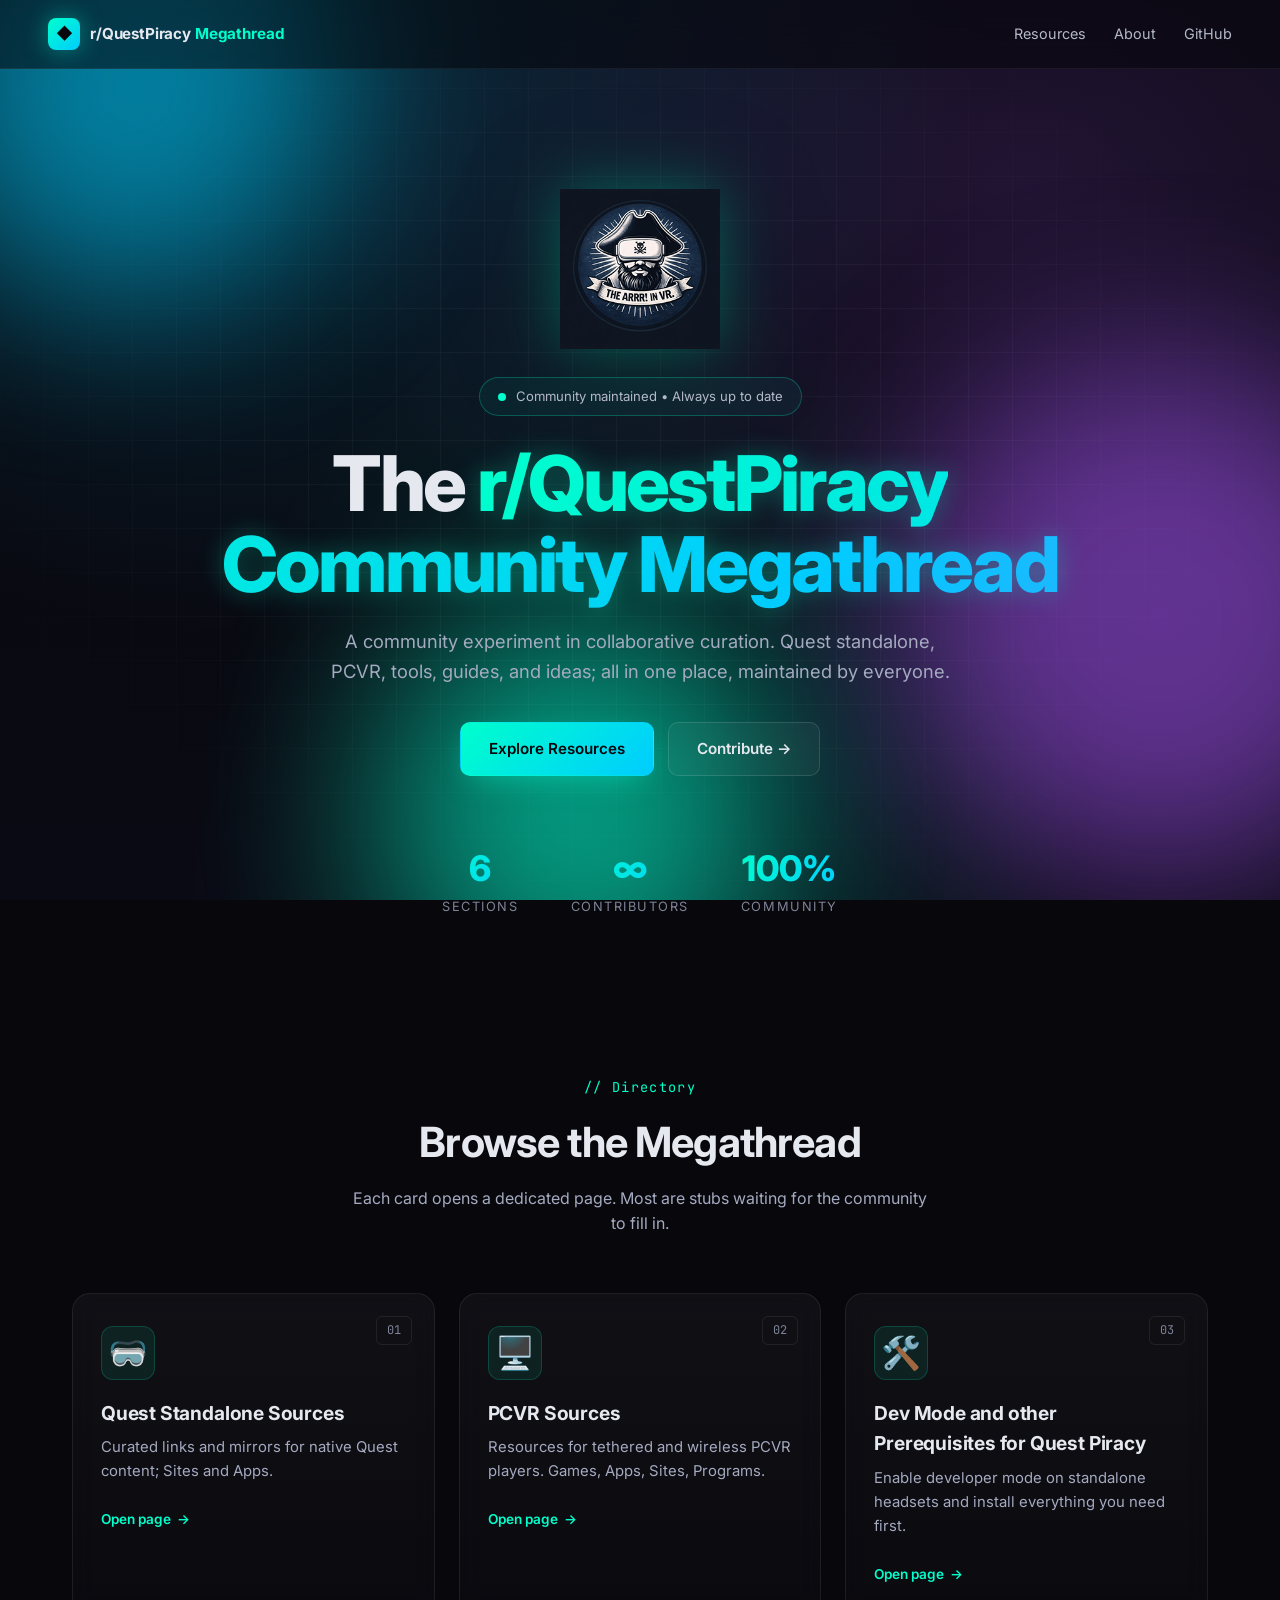
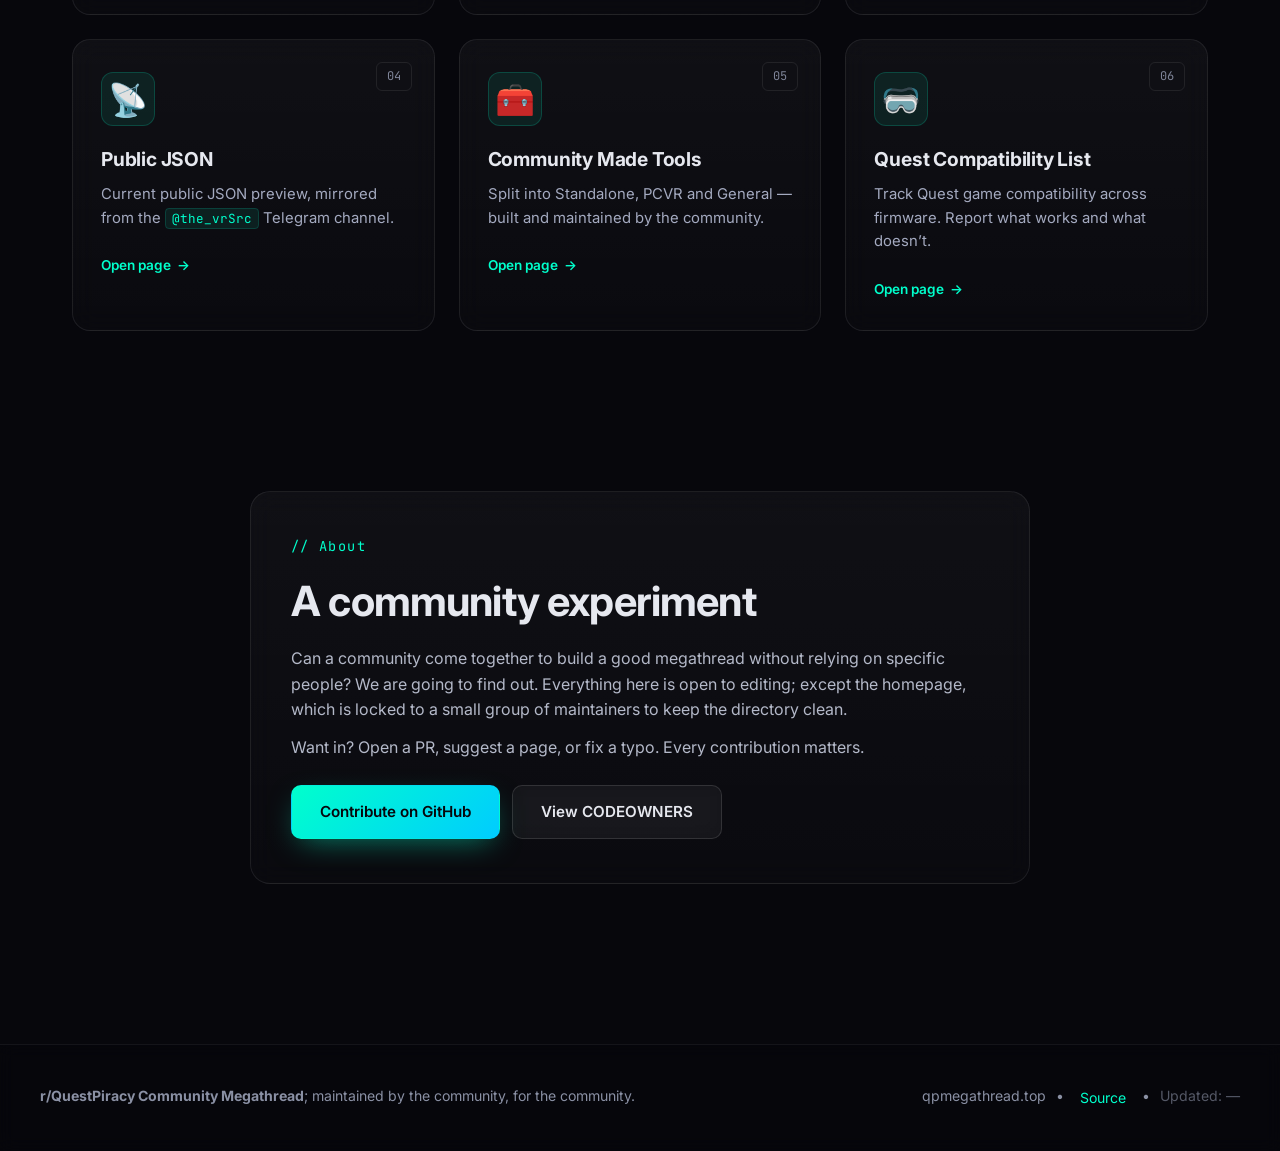
<file: index.html>
<!DOCTYPE html>
<html lang="en">
<head>
    <meta charset="UTF-8">
    <meta name="viewport" content="width=device-width, initial-scale=1.0">
    <title>r/QuestPiracy Community Megathread</title>
    <meta name="description" content="A community-maintained r/QuestPiracy megathread for Quest VR headets; Standalone, PCVR resources, tools, and guides.">
    <link rel="icon" type="image/x-icon" href="assets/images/favicon.ico">
    <link rel="apple-touch-icon" href="assets/images/logo.png">
    <link rel="preconnect" href="https://fonts.googleapis.com">
    <link rel="preconnect" href="https://fonts.gstatic.com" crossorigin>
    <link href="https://fonts.googleapis.com/css2?family=Inter:wght@300;400;500;600;700;800&family=JetBrains+Mono:wght@400;600&display=swap" rel="stylesheet">
    <link rel="stylesheet" href="assets/css/style.css">
</head>
<body>

<!-- Animated background -->
<div class="bg-gradient"></div>
<div class="bg-grid"></div>
<div class="bg-orbs">
    <div class="orb orb-1"></div>
    <div class="orb orb-2"></div>
    <div class="orb orb-3"></div>
</div>

<!-- Navbar -->
<nav class="navbar">
    <a href="index.html" class="brand">
        <span class="brand-icon">◆</span>
        <span class="brand-text">r/QuestPiracy <span class="brand-accent">Megathread</span></span>
    </a>
    <div class="nav-links">
        <a href="#resources">Resources</a>
        <a href="#about">About</a>
        <a href="https://github.com/KaladinDMP/QP-Megathread" target="_blank" rel="noopener">GitHub</a>
    </div>
</nav>

<!-- Hero -->
<header class="hero">
    <div class="hero-logo-wrap">
        <img src="assets/images/logo.png" alt="r/QuestPiracy Community Megathread" class="hero-logo">
    </div>
    <div class="hero-badge">
        <span class="pulse-dot"></span>
        Community maintained &bull; Always up to date
    </div>
    <h1 class="hero-title">
        The <span class="gradient-text">r/QuestPiracy Community Megathread</span>
    </h1>
    <p class="hero-sub">
        A community experiment in collaborative curation. Quest standalone, PCVR, tools, guides, and ideas; all in one place, maintained by everyone.
    </p>
    <div class="hero-cta">
        <a href="#resources" class="btn btn-primary">Explore Resources</a>
        <a href="https://github.com/KaladinDMP/QP-Megathread" target="_blank" rel="noopener" class="btn btn-ghost">Contribute →</a>
    </div>
    <div class="hero-stats">
        <div class="stat"><div class="stat-num">6</div><div class="stat-label">Sections</div></div>
        <div class="stat"><div class="stat-num">∞</div><div class="stat-label">Contributors</div></div>
        <div class="stat"><div class="stat-num">100%</div><div class="stat-label">Community</div></div>
    </div>
</header>

<!-- Resources grid -->
<section id="resources" class="section">
    <div class="section-head">
        <div class="section-kicker">// Directory</div>
        <h2 class="section-title">Browse the Megathread</h2>
        <p class="section-sub">Each card opens a dedicated page. Most are stubs waiting for the community to fill in.</p>
    </div>

    <div class="card-grid">
        <a href="pages/quest-standalone.html" class="card" style="--i:1">
            <div class="card-glow"></div>
            <div class="card-icon">🥽</div>
            <div class="card-tag">01</div>
            <h3 class="card-title">Quest Standalone Sources</h3>
            <p class="card-desc">Curated links and mirrors for native Quest content; Sites and Apps.</p>
            <div class="card-cta">Open page <span class="arrow">→</span></div>
        </a>

        <a href="pages/pcvr.html" class="card" style="--i:2">
            <div class="card-glow"></div>
            <div class="card-icon">🖥️</div>
            <div class="card-tag">02</div>
            <h3 class="card-title">PCVR Sources</h3>
            <p class="card-desc">Resources for tethered and wireless PCVR players. Games, Apps, Sites, Programs.</p>
            <div class="card-cta">Open page <span class="arrow">→</span></div>
        </a>

        <a href="pages/dev-mode.html" class="card" style="--i:3">
            <div class="card-glow"></div>
            <div class="card-icon">🛠️</div>
            <div class="card-tag">03</div>
            <h3 class="card-title">Dev Mode and other Prerequisites for Quest Piracy</h3>
            <p class="card-desc">Enable developer mode on standalone headsets and install everything you need first.</p>
            <div class="card-cta">Open page <span class="arrow">→</span></div>
        </a>

        <a href="pages/public-json.html" class="card" style="--i:4">
            <div class="card-glow"></div>
            <div class="card-icon">📡</div>
            <div class="card-tag">04</div>
            <h3 class="card-title">Public JSON</h3>
            <p class="card-desc">Current public JSON preview, mirrored from the <code>@the_vrSrc</code> Telegram channel.</p>
            <div class="card-cta">Open page <span class="arrow">→</span></div>
        </a>

        <a href="pages/tools.html" class="card" style="--i:5">
            <div class="card-glow"></div>
            <div class="card-icon">🧰</div>
            <div class="card-tag">05</div>
            <h3 class="card-title">Community Made Tools</h3>
            <p class="card-desc">Split into Standalone, PCVR and General &mdash; built and maintained by the community.</p>
            <div class="card-cta">Open page <span class="arrow">→</span></div>
        </a>

        <a href="pages/list.html" class="card" style="--i:6">
            <div class="card-glow"></div>
            <div class="card-icon">🥽</div>
            <div class="card-tag">06</div>
            <h3 class="card-title">Quest Compatibility List</h3>
            <p class="card-desc">Track Quest game compatibility across firmware. Report what works and what doesn’t.</p>
            <div class="card-cta">Open page <span class="arrow">→</span></div>
        </a>
    </div>
</section>

<!-- About -->
<section id="about" class="section">
    <div class="about-wrap">
        <div class="about-card">
            <div class="section-kicker">// About</div>
            <h2 class="section-title">A community experiment</h2>
            <p>
                Can a community come together to build a good megathread without relying on specific people? We are going to find out.
                Everything here is open to editing; except the homepage, which is locked to a small group of maintainers to keep the directory clean.
            </p>
            <p>
                Want in? Open a PR, suggest a page, or fix a typo. Every contribution matters.
            </p>
            <div class="about-actions">
                <a href="https://github.com/KaladinDMP/QP-Megathread" target="_blank" rel="noopener" class="btn btn-primary">Contribute on GitHub</a>
                <a href="https://github.com/KaladinDMP/QP-Megathread/blob/main/.github/CODEOWNERS" target="_blank" rel="noopener" class="btn btn-ghost">View CODEOWNERS</a>
            </div>
        </div>
    </div>
</section>

<footer class="footer">
    <div class="footer-inner">
        <div>
            <strong>r/QuestPiracy Community Megathread</strong>; maintained by the community, for the community.
        </div>
        <div class="footer-meta">
            <span>qpmegathread.top</span>
            <span>&bull;</span>
            <a href="https://github.com/KaladinDMP/QP-Megathread" target="_blank" rel="noopener">Source</a>
            <span>&bull;</span>
            <span id="last-updated" style="opacity:0.6;">Updated: —</span>
        </div>
    </div>
</footer>

<script src="assets/js/main.js"></script>
</body>
</html>
</file>
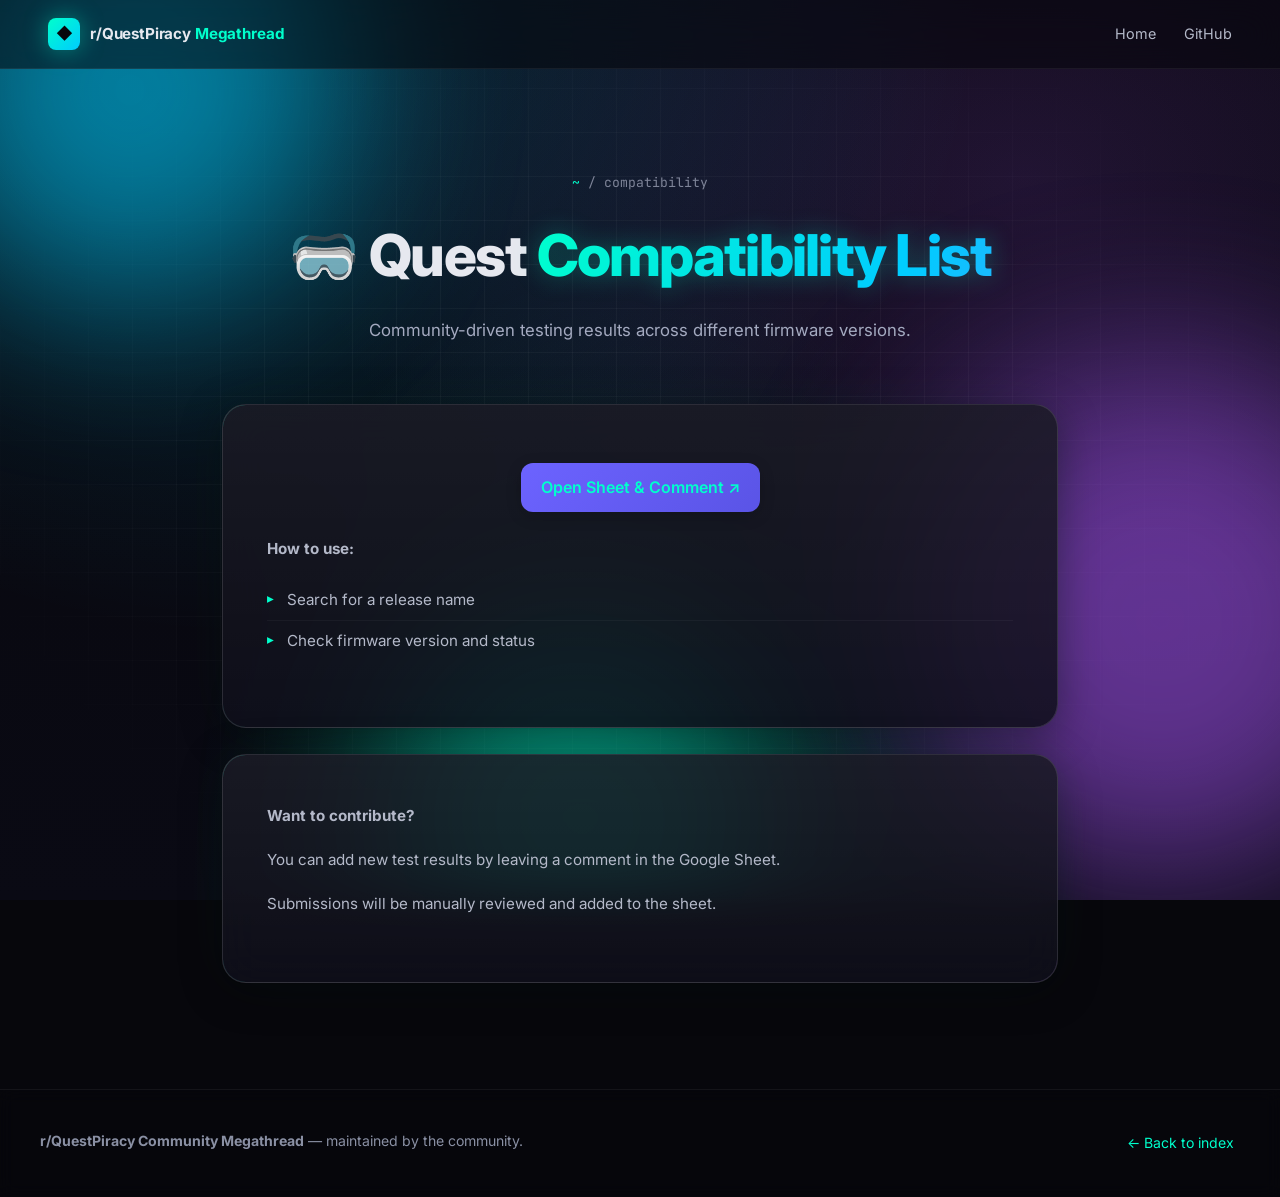
<file: pages/list.html>
<!DOCTYPE html>
<html lang="en">
<head>
    <meta charset="UTF-8">
    <meta name="viewport" content="width=device-width, initial-scale=1.0">
    <title>Compatibility List · r/QuestPiracy Megathread</title>

    <link rel="icon" type="image/x-icon" href="../assets/images/favicon.ico">
    <link rel="apple-touch-icon" href="../assets/images/logo.png">

    <link href="https://fonts.googleapis.com/css2?family=Inter:wght@300;400;500;600;700;800&family=JetBrains+Mono:wght@400;600&display=swap" rel="stylesheet">
    <link rel="stylesheet" href="../assets/css/style.css">
</head>
<body>

<div class="bg-gradient"></div>
<div class="bg-grid"></div>
<div class="bg-orbs">
    <div class="orb orb-1"></div>
    <div class="orb orb-2"></div>
    <div class="orb orb-3"></div>
</div>

<nav class="navbar">
    <a href="../index.html" class="brand">
        <span class="brand-icon">◆</span>
        <span class="brand-text">r/QuestPiracy <span class="brand-accent">Megathread</span></span>
    </a>
    <div class="nav-links">
        <a href="../index.html">Home</a>
        <a href="https://github.com/KaladinDMP/QP-Megathread" target="_blank" rel="noopener">GitHub</a>
    </div>
</nav>

<header class="page-hero">
    <div class="breadcrumb"><a href="../index.html">~</a> / compatibility</div>
    <h1>🥽 Quest <span class="gradient-text">Compatibility List</span></h1>
    <p>Community-driven testing results across different firmware versions.</p>
</header>

<div class="placeholder">

    <div class="content-pill">
		<center>
		<a href="https://docs.google.com/spreadsheets/d/1WpkkEN1v4_lsCLMNSiVRJOpek_zocsK3A6ZxgTSMCvI/edit"
           target="_blank"
           style="
               display: inline-block;
               margin-top: 10px;
               padding: 12px 20px;
               border-radius: 12px;
               background: linear-gradient(135deg, #6c63ff, #5a54e6);
               color: white;
               font-weight: 600;
               text-decoration: none;
               box-shadow: 0 4px 15px rgba(0,0,0,0.2);
               transition: transform 0.15s ease;
           "
           onmouseover="this.style.transform='scale(1.05)'"
           onmouseout="this.style.transform='scale(1)'">
           Open Sheet & Comment ↗
        </a>
		</center>
		<br>
        <p><strong>How to use:</strong></p>
        <ul>
            <li>Search for a release name</li>
            <li>Check firmware version and status</li>
        </ul>
    </div>

    <br>

    <div class="content-pill">
        <p><strong>Want to contribute?</strong></p>
        <p>You can add new test results by leaving a comment in the Google Sheet.</p>
		<p>Submissions will be manually reviewed and added to the sheet.</p>
    </div>

    <br>

</div>

<footer class="footer">
    <div class="footer-inner">
        <div><strong>r/QuestPiracy Community Megathread</strong> &mdash; maintained by the community.</div>
        <div class="footer-meta">
            <a href="../index.html">← Back to index</a>
        </div>
    </div>
</footer>

<script src="../assets/js/main.js"></script>
</body>
</html>
</file>
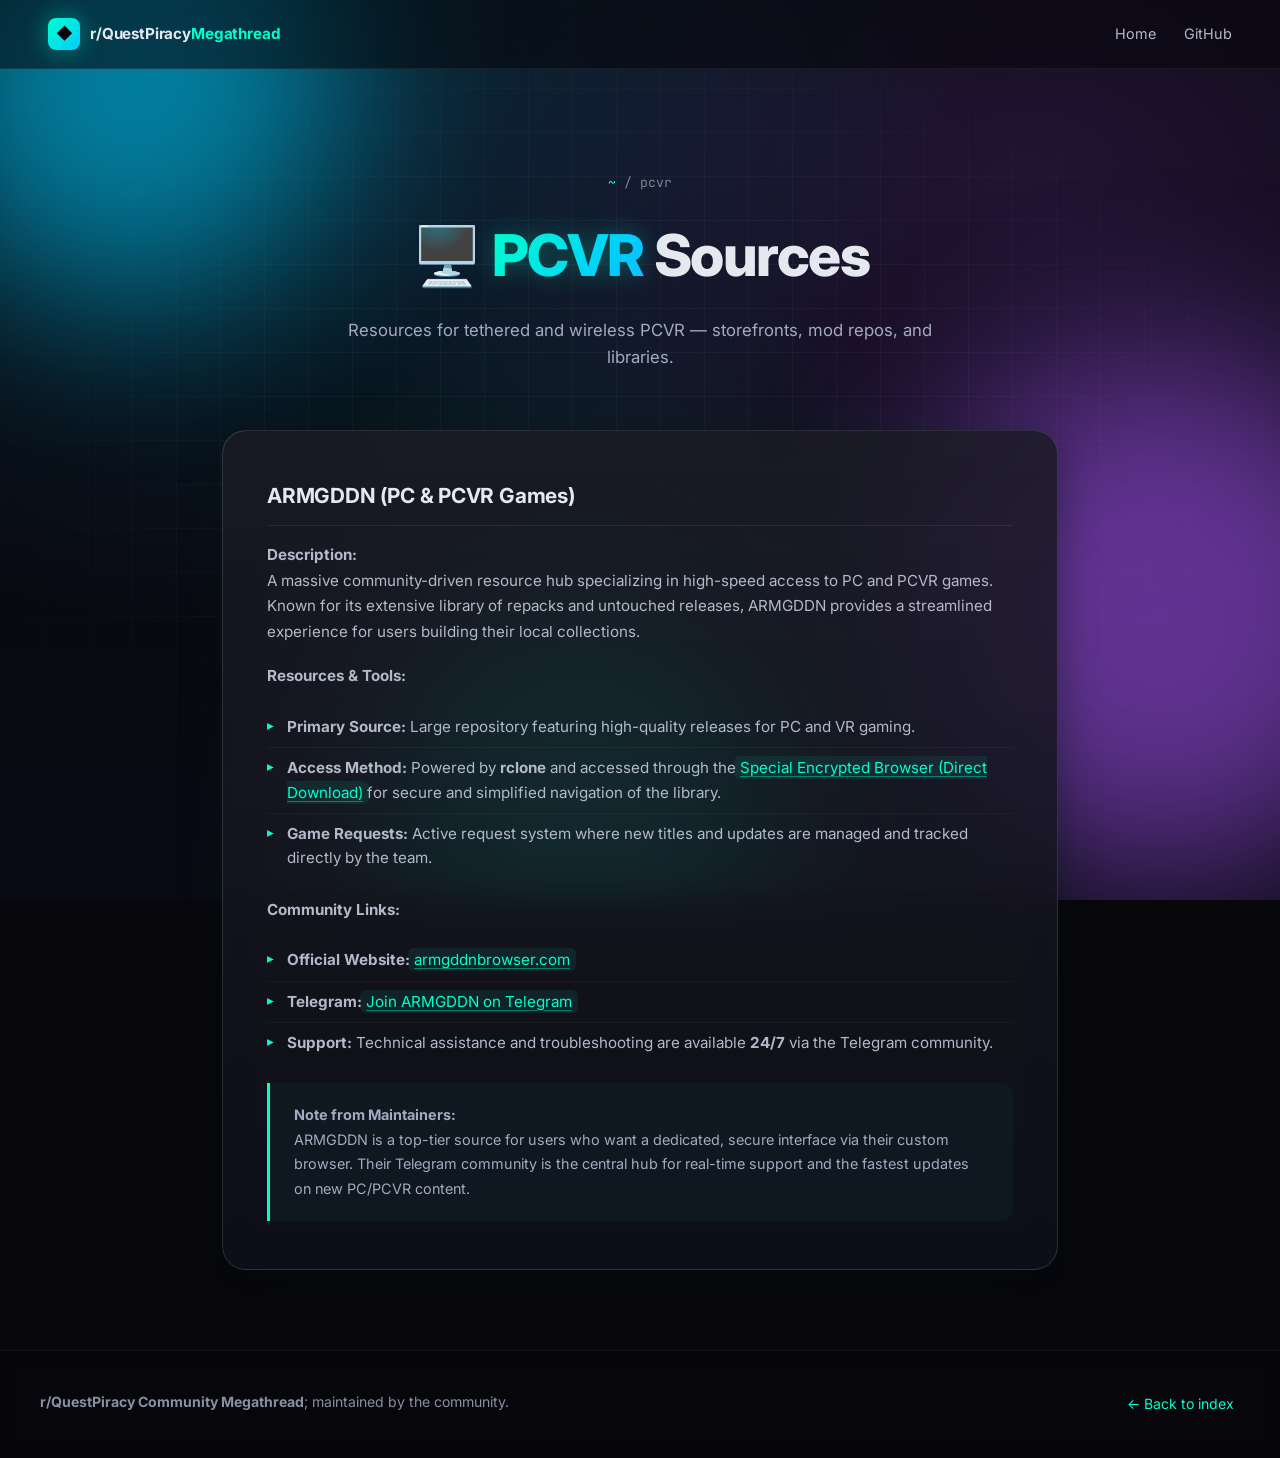
<file: pages/pcvr.html>
<!DOCTYPE html>
<html lang="en">
<head>
    <meta charset="UTF-8">
    <meta name="viewport" content="width=device-width, initial-scale=1.0">
    <title>PCVR Sources · r/QuestPiracy Community Megathread</title>
    <link rel="icon" type="image/x-icon" href="../assets/images/favicon.ico">
    <link rel="apple-touch-icon" href="../assets/images/logo.png">
    <link href="https://fonts.googleapis.com/css2?family=Inter:wght@300;400;500;600;700;800&family=JetBrains+Mono:wght@400;600&display=swap" rel="stylesheet">
    <link rel="stylesheet" href="../assets/css/style.css">
</head>
<body>

<div class="bg-gradient"></div>
<div class="bg-grid"></div>
<div class="bg-orbs">
    <div class="orb orb-1"></div>
    <div class="orb orb-2"></div>
    <div class="orb orb-3"></div>
</div>

<nav class="navbar">
    <a href="../index.html" class="brand">
        <span class="brand-icon">◆</span>
        <span class="brand-text">r/QuestPiracy<span class="brand-accent">Megathread</span></span>
    </a>
    <div class="nav-links">
        <a href="../index.html">Home</a>
        <a href="https://github.com/KaladinDMP/QP-Megathread" target="_blank" rel="noopener">GitHub</a>
    </div>
</nav>

<header class="page-hero">
    <div class="breadcrumb"><a href="../index.html">~</a> / pcvr</div>
    <h1>🖥️ <span class="gradient-text">PCVR</span> Sources</h1>
    <p>Resources for tethered and wireless PCVR &mdash; storefronts, mod repos, and libraries.</p>
</header>

<div class="content-pill-wrap">
    <div class="content-pill">

        <section id="armgddn">
            <h3>ARMGDDN (PC & PCVR Games)</h3>

            <p><strong>Description:</strong><br>
            A massive community-driven resource hub specializing in high-speed access to PC and PCVR games. Known for its extensive library of repacks and untouched releases, ARMGDDN provides a streamlined experience for users building their local collections.</p>

            <p><strong>Resources & Tools:</strong></p>
            <ul>
                <li><strong>Primary Source:</strong> Large repository featuring high-quality releases for PC and VR gaming.</li>
                <li><strong>Access Method:</strong> Powered by <strong>rclone</strong> and accessed through the <a href="https://github.com/KaladinDMP/AGBrowser/releases/download/v6.0.0-AGB/SETUP.7z">Special Encrypted Browser (Direct Download)</a> for secure and simplified navigation of the library.</li>
                <li><strong>Game Requests:</strong> Active request system where new titles and updates are managed and tracked directly by the team.</li>
            </ul>

            <p><strong>Community Links:</strong></p>
            <ul>
                <li><strong>Official Website:</strong> <a href="https://www.armgddnbrowser.com">armgddnbrowser.com</a></li>
                <li><strong>Telegram:</strong> <a href="https://t.me/ARMGDDNGames">Join ARMGDDN on Telegram</a></li>
                <li><strong>Support:</strong> Technical assistance and troubleshooting are available <strong>24/7</strong> via the Telegram community.</li>
            </ul>

            <blockquote>
                <p><strong>Note from Maintainers:</strong><br>
                ARMGDDN is a top-tier source for users who want a dedicated, secure interface via their custom browser. Their Telegram community is the central hub for real-time support and the fastest updates on new PC/PCVR content.</p>
            </blockquote>
        </section>

    </div>
</div>

<footer class="footer">
    <div class="footer-inner">
        <div><strong>r/QuestPiracy Community Megathread</strong>; maintained by the community.</div>
        <div class="footer-meta">
            <a href="../index.html">← Back to index</a>
        </div>
    </div>
</footer>

<script src="../assets/js/main.js"></script>
</body>
</html>
</file>
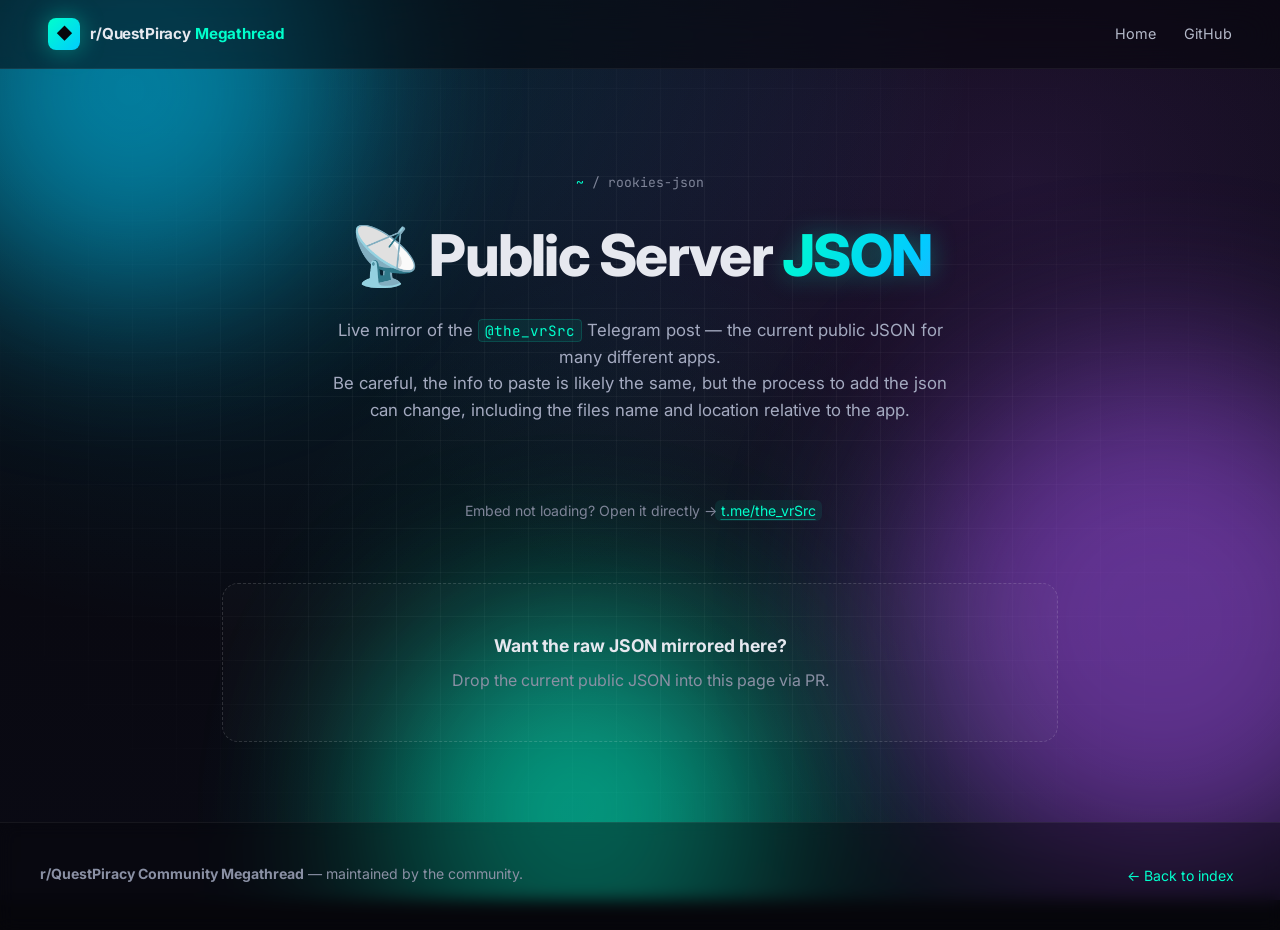
<file: pages/public-json.html>
<!DOCTYPE html>
<html lang="en">
<head>
    <meta charset="UTF-8">
    <meta name="viewport" content="width=device-width, initial-scale=1.0">
    <title>Public Server JSON · r/QuestPiracy Community Megathread</title>
    <link rel="icon" type="image/x-icon" href="../assets/images/favicon.ico">
    <link rel="apple-touch-icon" href="../assets/images/logo.png">
    <link href="https://fonts.googleapis.com/css2?family=Inter:wght@300;400;500;600;700;800&family=JetBrains+Mono:wght@400;600&display=swap" rel="stylesheet">
    <link rel="stylesheet" href="../assets/css/style.css">
</head>
<body>

<div class="bg-gradient"></div>
<div class="bg-grid"></div>
<div class="bg-orbs">
    <div class="orb orb-1"></div>
    <div class="orb orb-2"></div>
    <div class="orb orb-3"></div>
</div>

<nav class="navbar">
    <a href="../index.html" class="brand">
        <span class="brand-icon">◆</span>
        <span class="brand-text">r/QuestPiracy <span class="brand-accent">Megathread</span></span>
    </a>
    <div class="nav-links">
        <a href="../index.html">Home</a>
        <a href="https://github.com/KaladinDMP/QP-Megathread" target="_blank" rel="noopener">GitHub</a>
    </div>
</nav>

<header class="page-hero">
    <div class="breadcrumb"><a href="../index.html">~</a> / rookies-json</div>
    <h1>📡 Public Server <span class="gradient-text">JSON</span></h1>
    <p>Live mirror of the <code>@the_vrSrc</code> Telegram post &mdash; the current public JSON for many different apps.</p>  
    <p>Be careful, the info to paste is likely the same, but the process to add the json can change, including the files name and location relative to the app.</p>
</header>

<div class="tg-wrap">
    <div class="tg-embed">
        <script async src="https://telegram.org/js/telegram-widget.js?22"
                data-telegram-post="the_vrSrc/2"
                data-width="100%"
                data-dark="1"></script>
    </div>

    <p class="tg-note">
        Embed not loading? Open it directly &rarr;
        <a href="https://t.me/the_vrSrc" target="_blank" rel="noopener">t.me/the_vrSrc</a>
    </p>
</div>

<div class="placeholder">
    <div class="placeholder-box">
        <strong>Want the raw JSON mirrored here?</strong>
        Drop the current public JSON into this page via PR.
    </div>
</div>

<footer class="footer">
    <div class="footer-inner">
        <div><strong>r/QuestPiracy Community Megathread</strong> &mdash; maintained by the community.</div>
        <div class="footer-meta">
            <a href="../index.html">← Back to index</a>
        </div>
    </div>
</footer>

<script src="../assets/js/main.js"></script>
</body>
</html>
</file>
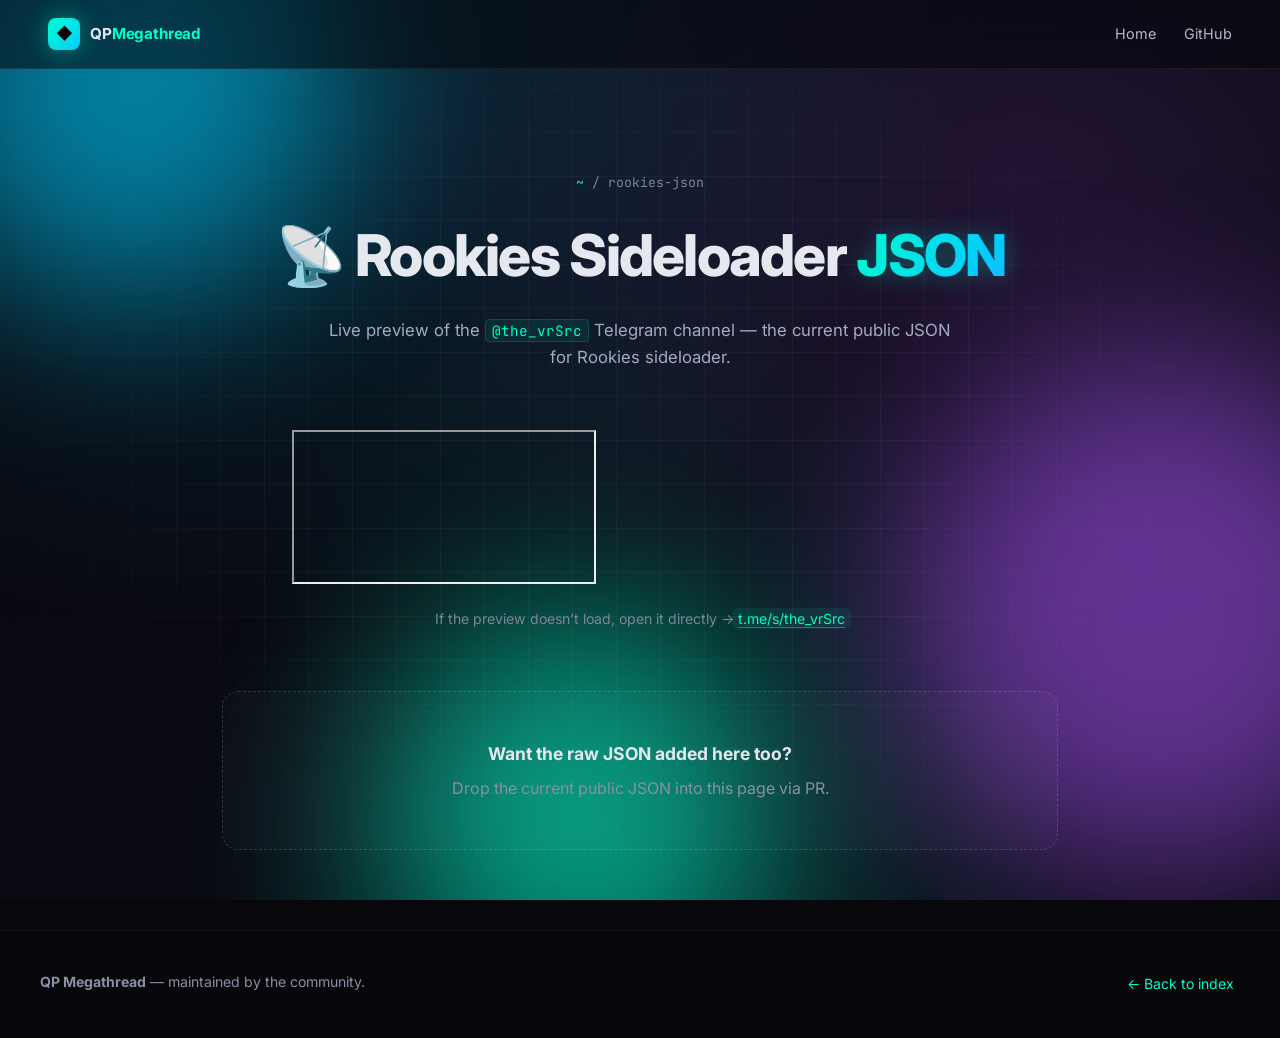
<file: pages/rookies-json.html>
<!DOCTYPE html>
<html lang="en">
<head>
    <meta charset="UTF-8">
    <meta name="viewport" content="width=device-width, initial-scale=1.0">
    <title>Rookies Sideloader JSON · QP Megathread</title>
    <link rel="icon" type="image/x-icon" href="../assets/images/favicon.ico">
    <link rel="apple-touch-icon" href="../assets/images/logo.png">
    <link href="https://fonts.googleapis.com/css2?family=Inter:wght@300;400;500;600;700;800&family=JetBrains+Mono:wght@400;600&display=swap" rel="stylesheet">
    <link rel="stylesheet" href="../assets/css/style.css">
</head>
<body>

<div class="bg-gradient"></div>
<div class="bg-grid"></div>
<div class="bg-orbs">
    <div class="orb orb-1"></div>
    <div class="orb orb-2"></div>
    <div class="orb orb-3"></div>
</div>

<nav class="navbar">
    <a href="../index.html" class="brand">
        <span class="brand-icon">◆</span>
        <span class="brand-text">QP<span class="brand-accent">Megathread</span></span>
    </a>
    <div class="nav-links">
        <a href="../index.html">Home</a>
        <a href="https://github.com/KaladinDMP/QP-Megathread" target="_blank" rel="noopener">GitHub</a>
    </div>
</nav>

<header class="page-hero">
    <div class="breadcrumb"><a href="../index.html">~</a> / rookies-json</div>
    <h1>📡 Rookies Sideloader <span class="gradient-text">JSON</span></h1>
    <p>Live preview of the <code>@the_vrSrc</code> Telegram channel &mdash; the current public JSON for Rookies sideloader.</p>
</header>

<div class="tg-wrap">
    <div class="tg-frame">
        <iframe src="https://t.me/s/the_vrSrc" title="the_vrSrc Telegram channel" loading="lazy" referrerpolicy="no-referrer"></iframe>
    </div>
    <p class="tg-note">
        If the preview doesn&rsquo;t load, open it directly &rarr;
        <a href="https://t.me/s/the_vrSrc" target="_blank" rel="noopener" style="color:#00ffcc;">t.me/s/the_vrSrc</a>
    </p>
</div>

<div class="placeholder">
    <div class="placeholder-box">
        <strong>Want the raw JSON added here too?</strong>
        Drop the current public JSON into this page via PR.
    </div>
</div>

<footer class="footer">
    <div class="footer-inner">
        <div><strong>QP Megathread</strong> &mdash; maintained by the community.</div>
        <div class="footer-meta">
            <a href="../index.html">← Back to index</a>
        </div>
    </div>
</footer>

<script src="../assets/js/main.js"></script>
</body>
</html>
</file>
<file: assets/css/style.css>
/* ---------- Reset & base ---------- */
*,*::before,*::after { box-sizing: border-box; }
html { scroll-behavior: smooth; }
body {
    margin: 0;
    font-family: 'Inter', system-ui, -apple-system, sans-serif;
    background: #07070c;
    color: #e6e8ef;
    line-height: 1.6;
    overflow-x: hidden;
    min-height: 100vh;
}

code {
    font-family: 'JetBrains Mono', ui-monospace, monospace;
    background: rgba(0, 255, 204, 0.08);
    color: #00ffcc;
    padding: 1px 6px;
    border-radius: 4px;
    font-size: 0.85em;
    border: 1px solid rgba(0, 255, 204, 0.15);
}

a { color: inherit; text-decoration: none; }

/* ---------- Pulsing / glowing links ---------- */
.content-pill a,
.placeholder-box a,
.tg-note a,
.about-card a:not(.btn) {
    color: #00ffcc !important;
    text-decoration: underline;
    text-decoration-color: rgba(0, 255, 204, 0.4);
    text-underline-offset: 3px;
    position: relative;
    padding: 2px 6px;
    margin: -2px -6px;
    border-radius: 6px;
    background: rgba(0, 255, 204, 0.08);
    transition: all 0.3s ease;
    animation: link-glow 2.5s ease-in-out infinite;
}
.content-pill a:hover,
.placeholder-box a:hover,
.tg-note a:hover,
.about-card a:not(.btn):hover {
    color: #fff !important;
    text-decoration-color: #fff;
    background: rgba(0, 255, 204, 0.2);
    box-shadow: 0 0 20px rgba(0, 255, 204, 0.4), 0 0 40px rgba(0, 255, 204, 0.15);
    animation: none;
}
@keyframes link-glow {
    0%, 100% { box-shadow: 0 0 8px rgba(0, 255, 204, 0.2); }
    50%      { box-shadow: 0 0 18px rgba(0, 255, 204, 0.45), 0 0 36px rgba(0, 255, 204, 0.15); }
}

/* ---------- Background ---------- */
.bg-gradient {
    position: fixed;
    inset: 0;
    z-index: -3;
    background:
        radial-gradient(ellipse at 20% 0%, rgba(0, 204, 255, 0.18), transparent 50%),
        radial-gradient(ellipse at 80% 20%, rgba(168, 85, 247, 0.16), transparent 50%),
        radial-gradient(ellipse at 50% 100%, rgba(0, 255, 204, 0.14), transparent 50%),
        linear-gradient(180deg, #07070c 0%, #0a0a14 100%);
    animation: bg-shift 18s ease-in-out infinite alternate;
}

@keyframes bg-shift {
    0%   { background-position: 0% 0%, 100% 0%, 50% 100%, 0 0; }
    100% { background-position: 10% 10%, 90% 15%, 55% 95%, 0 0; }
}

.bg-grid {
    position: fixed;
    inset: 0;
    z-index: -2;
    background-image:
        linear-gradient(rgba(255,255,255,0.035) 1px, transparent 1px),
        linear-gradient(90deg, rgba(255,255,255,0.035) 1px, transparent 1px);
    background-size: 44px 44px;
    mask-image: radial-gradient(ellipse at center, black 40%, transparent 80%);
    -webkit-mask-image: radial-gradient(ellipse at center, black 40%, transparent 80%);
}

.bg-orbs { position: fixed; inset: 0; z-index: -1; pointer-events: none; overflow: hidden; }
.orb {
    position: absolute;
    border-radius: 50%;
    filter: blur(90px);
    opacity: 0.55;
    will-change: transform;
}
.orb-1 { width: 420px; height: 420px; top: -120px; left: -80px; background: #00ccff; animation: float 14s ease-in-out infinite; }
.orb-2 { width: 520px; height: 520px; top: 40%;    right: -140px; background: #a855f7; animation: float 17s ease-in-out infinite reverse; }
.orb-3 { width: 380px; height: 380px; bottom: -100px; left: 30%;  background: #00ffcc; animation: float 20s ease-in-out infinite; }

@keyframes float {
    0%,100% { transform: translate(0,0) scale(1); }
    50%     { transform: translate(40px,-30px) scale(1.08); }
}

/* ---------- Navbar ---------- */
.navbar {
    position: sticky;
    top: 0;
    z-index: 50;
    display: flex;
    align-items: center;
    justify-content: space-between;
    padding: 18px 48px;
    backdrop-filter: blur(18px);
    -webkit-backdrop-filter: blur(18px);
    background: rgba(7, 7, 12, 0.55);
    border-bottom: 1px solid rgba(255,255,255,0.06);
    animation: slide-down 0.8s ease-out;
}

@keyframes slide-down {
    from { transform: translateY(-100%); opacity: 0; }
    to   { transform: translateY(0);     opacity: 1; }
}

.brand {
    display: flex;
    align-items: center;
    gap: 10px;
    font-weight: 700;
    font-size: clamp(0.78rem, 2.2vw, 0.95rem);
    letter-spacing: -0.01em;
    white-space: nowrap;
}
.brand-icon {
    display: inline-flex;
    align-items: center;
    justify-content: center;
    width: 32px; height: 32px;
    background: linear-gradient(135deg, #00ffcc, #00ccff);
    color: #07070c;
    border-radius: 8px;
    font-size: 16px;
    box-shadow: 0 0 24px rgba(0, 255, 204, 0.4);
    animation: spin-slow 12s linear infinite;
}
@keyframes spin-slow { from { transform: rotate(0deg); } to { transform: rotate(360deg); } }

/* Hero logo (big, centred, floating above the title) */
.hero-logo-wrap {
    display: flex;
    justify-content: center;
    margin-bottom: 28px;
    animation: fade-up 1s ease-out;
}
.hero-logo {
    width: clamp(110px, 18vw, 160px);
    height: auto;
    object-fit: contain;
    filter:
        drop-shadow(0 0 32px rgba(0, 255, 204, 0.35))
        drop-shadow(0 12px 40px rgba(0, 0, 0, 0.5));
    animation: hero-float 6s ease-in-out infinite;
    transition: transform 0.5s ease, filter 0.5s ease;
}
.hero-logo:hover {
    transform: scale(1.06) rotate(-2deg);
    filter:
        drop-shadow(0 0 48px rgba(0, 255, 204, 0.55))
        drop-shadow(0 16px 48px rgba(0, 0, 0, 0.55));
}
@keyframes hero-float {
    0%,100% { transform: translateY(0); }
    50%     { transform: translateY(-10px); }
}

.brand-accent { color: #00ffcc; }

.nav-links { display: flex; gap: 28px; }
.nav-links a {
    font-size: 0.9rem;
    color: #b4b9c9;
    position: relative;
    transition: color 0.25s ease;
}
.nav-links a::after {
    content: '';
    position: absolute;
    left: 0; bottom: -4px;
    width: 0; height: 2px;
    background: linear-gradient(90deg, #00ffcc, #00ccff);
    transition: width 0.3s ease;
}
.nav-links a:hover { color: #fff; }
.nav-links a:hover::after { width: 100%; }

/* ---------- Language selector ---------- */
.lang-selector {
    position: relative;
    margin-left: 8px;
}
.lang-btn {
    display: inline-flex;
    align-items: center;
    gap: 6px;
    padding: 6px 12px;
    border: 1px solid rgba(255,255,255,0.1);
    border-radius: 8px;
    background: rgba(255,255,255,0.04);
    color: #e6e8ef;
    font-family: inherit;
    font-size: 0.82rem;
    cursor: pointer;
    backdrop-filter: blur(10px);
    transition: background 0.25s ease, border-color 0.25s ease;
}
.lang-btn:hover {
    background: rgba(0, 255, 204, 0.08);
    border-color: rgba(0, 255, 204, 0.3);
}
.lang-code { font-weight: 600; letter-spacing: 0.04em; }
.lang-dropdown {
    position: absolute;
    top: calc(100% + 8px);
    right: 0;
    min-width: 160px;
    padding: 6px;
    background: rgba(14, 14, 22, 0.95);
    border: 1px solid rgba(255,255,255,0.1);
    border-radius: 12px;
    backdrop-filter: blur(20px);
    -webkit-backdrop-filter: blur(20px);
    box-shadow: 0 12px 40px rgba(0,0,0,0.5);
    opacity: 0;
    visibility: hidden;
    transform: translateY(-6px);
    transition: opacity 0.2s ease, transform 0.2s ease, visibility 0.2s;
    z-index: 100;
}
.lang-selector.open .lang-dropdown {
    opacity: 1;
    visibility: visible;
    transform: translateY(0);
}
.lang-option {
    display: flex;
    align-items: center;
    gap: 8px;
    width: 100%;
    padding: 9px 14px;
    border: none;
    border-radius: 8px;
    background: transparent;
    color: #b4b9c9;
    font-family: inherit;
    font-size: 0.85rem;
    cursor: pointer;
    text-align: left;
    transition: background 0.15s ease, color 0.15s ease;
}
.lang-option:hover {
    background: rgba(0, 255, 204, 0.1);
    color: #fff;
}
.lang-option.active {
    color: #00ffcc;
    background: rgba(0, 255, 204, 0.06);
}

/* ---------- Hero ---------- */
.hero {
    max-width: 1040px;
    margin: 0 auto;
    padding: 120px 32px 80px;
    text-align: center;
    animation: fade-up 1s ease-out;
}

@keyframes fade-up {
    from { opacity: 0; transform: translateY(30px); }
    to   { opacity: 1; transform: translateY(0); }
}

.hero-badge {
    display: inline-flex;
    align-items: center;
    gap: 10px;
    padding: 8px 18px;
    border: 1px solid rgba(0, 255, 204, 0.25);
    border-radius: 999px;
    font-size: 0.82rem;
    color: #b4b9c9;
    background: rgba(0, 255, 204, 0.05);
    margin-bottom: 28px;
    backdrop-filter: blur(10px);
}
.pulse-dot {
    width: 8px; height: 8px;
    border-radius: 50%;
    background: #00ffcc;
    box-shadow: 0 0 0 0 rgba(0, 255, 204, 0.7);
    animation: pulse 2s infinite;
}
@keyframes pulse {
    0%   { box-shadow: 0 0 0 0   rgba(0, 255, 204, 0.7); }
    70%  { box-shadow: 0 0 0 12px rgba(0, 255, 204, 0); }
    100% { box-shadow: 0 0 0 0   rgba(0, 255, 204, 0); }
}

.hero-title {
    font-size: clamp(2.6rem, 6vw, 4.8rem);
    font-weight: 800;
    letter-spacing: -0.035em;
    line-height: 1.05;
    margin: 0 0 22px;
}
.gradient-text {
    background: linear-gradient(120deg, #00ffcc 0%, #00ccff 40%, #a855f7 100%);
    background-size: 200% 200%;
    -webkit-background-clip: text;
    background-clip: text;
    color: transparent;
    animation: gradient-shift 6s ease-in-out infinite;
    filter: drop-shadow(0 0 12px rgba(0, 255, 204, 0.3));
}
@keyframes gradient-shift {
    0%,100% { background-position: 0% 50%; }
    50%     { background-position: 100% 50%; }
}

.hero-sub {
    font-size: 1.15rem;
    color: #a4aac0;
    max-width: 640px;
    margin: 0 auto 36px;
}

.hero-cta {
    display: flex;
    gap: 14px;
    justify-content: center;
    flex-wrap: wrap;
    margin-bottom: 64px;
}

.btn {
    display: inline-flex;
    align-items: center;
    gap: 8px;
    padding: 14px 28px;
    border-radius: 10px;
    font-weight: 600;
    font-size: 0.95rem;
    transition: transform 0.25s ease, box-shadow 0.25s ease, background 0.25s ease;
    cursor: pointer;
    border: 1px solid transparent;
}
.btn-primary {
    background: linear-gradient(135deg, #00ffcc, #00ccff);
    color: #07070c;
    box-shadow: 0 10px 30px -10px rgba(0, 255, 204, 0.5);
    animation: btn-pulse 3s ease-in-out infinite;
}
.btn-primary:hover {
    transform: translateY(-2px);
    box-shadow: 0 18px 44px -10px rgba(0, 255, 204, 0.65);
    animation: none;
}
@keyframes btn-pulse {
    0%, 100% { box-shadow: 0 10px 30px -10px rgba(0, 255, 204, 0.5); }
    50%      { box-shadow: 0 10px 40px -6px rgba(0, 255, 204, 0.7), 0 0 60px -10px rgba(0, 255, 204, 0.25); }
}
.btn-ghost {
    background: rgba(255,255,255,0.04);
    color: #e6e8ef;
    border-color: rgba(255,255,255,0.12);
    backdrop-filter: blur(10px);
}
.btn-ghost:hover { background: rgba(255,255,255,0.08); transform: translateY(-2px); }

.hero-stats {
    display: flex;
    justify-content: center;
    gap: 52px;
    flex-wrap: wrap;
}
.stat-num {
    font-size: 2.2rem;
    font-weight: 800;
    background: linear-gradient(120deg, #00ffcc, #00ccff);
    -webkit-background-clip: text;
    background-clip: text;
    color: transparent;
}
.stat-label {
    font-size: 0.8rem;
    color: #7e8498;
    text-transform: uppercase;
    letter-spacing: 0.12em;
}

/* ---------- Sections ---------- */
.section {
    max-width: 1200px;
    margin: 0 auto;
    padding: 80px 32px;
}
.section-head { text-align: center; margin-bottom: 56px; }
.section-kicker {
    font-family: 'JetBrains Mono', monospace;
    color: #00ffcc;
    font-size: 0.85rem;
    letter-spacing: 0.1em;
    margin-bottom: 10px;
}
.section-title {
    font-size: clamp(1.8rem, 3.5vw, 2.6rem);
    font-weight: 700;
    letter-spacing: -0.02em;
    margin: 0 0 10px;
}
.section-sub {
    color: #a4aac0;
    max-width: 580px;
    margin: 0 auto;
}

/* ---------- Card grid ---------- */
.card-grid {
    display: grid;
    grid-template-columns: repeat(auto-fit, minmax(300px, 1fr));
    gap: 24px;
}

.card {
    position: relative;
    padding: 32px 28px 28px;
    border-radius: 18px;
    background: linear-gradient(180deg, rgba(255,255,255,0.04), rgba(255,255,255,0.015));
    border: 1px solid rgba(255,255,255,0.08);
    overflow: hidden;
    transition: transform 0.4s cubic-bezier(.2,.8,.2,1), border-color 0.3s ease;
    opacity: 0;
    transform: translateY(24px);
    animation: card-in 0.7s cubic-bezier(.2,.8,.2,1) forwards;
    animation-delay: calc(var(--i, 1) * 80ms);
    backdrop-filter: blur(12px);
}
@keyframes card-in { to { opacity: 1; transform: translateY(0); } }

.card::before {
    content: '';
    position: absolute;
    inset: 0;
    padding: 1px;
    border-radius: inherit;
    background: linear-gradient(135deg, rgba(0,255,204,0.4), transparent 40%, rgba(168,85,247,0.4));
    -webkit-mask: linear-gradient(#fff 0 0) content-box, linear-gradient(#fff 0 0);
    mask: linear-gradient(#fff 0 0) content-box, linear-gradient(#fff 0 0);
    -webkit-mask-composite: xor;
    mask-composite: exclude;
    opacity: 0;
    transition: opacity 0.3s ease;
    pointer-events: none;
}
.card:hover { transform: translateY(-6px); }
.card:hover::before { opacity: 1; }

.card-glow {
    position: absolute;
    top: -60%; left: -60%;
    width: 220%; height: 220%;
    background: radial-gradient(circle, rgba(0, 255, 204, 0.12), transparent 40%);
    opacity: 0;
    transition: opacity 0.4s ease;
    pointer-events: none;
}
.card:hover .card-glow { opacity: 1; }

.card-icon {
    font-size: 2rem;
    margin-bottom: 18px;
    display: inline-flex;
    align-items: center;
    justify-content: center;
    width: 54px; height: 54px;
    border-radius: 12px;
    background: rgba(0, 255, 204, 0.08);
    border: 1px solid rgba(0, 255, 204, 0.18);
    transition: transform 0.4s ease;
}
.card:hover .card-icon { transform: rotate(-5deg) scale(1.05); }

.card-tag {
    position: absolute;
    top: 22px; right: 22px;
    font-family: 'JetBrains Mono', monospace;
    font-size: 0.75rem;
    color: #7e8498;
    padding: 4px 10px;
    border: 1px solid rgba(255,255,255,0.08);
    border-radius: 6px;
}

.card-title {
    font-size: 1.2rem;
    font-weight: 700;
    margin: 0 0 8px;
    letter-spacing: -0.01em;
}
.card-desc {
    color: #a4aac0;
    font-size: 0.93rem;
    margin: 0 0 22px;
    min-height: 46px;
}
.card-cta {
    font-size: 0.85rem;
    font-weight: 600;
    color: #00ffcc;
    display: inline-flex;
    align-items: center;
    gap: 6px;
}
.arrow { transition: transform 0.3s ease; display: inline-block; }
.card:hover .arrow { transform: translateX(5px); }

/* ---------- Card last-updated ---------- */
.card-updated {
    display: flex;
    align-items: center;
    gap: 7px;
    margin-bottom: 14px;
    font-family: 'JetBrains Mono', monospace;
    font-size: 0.75rem;
    color: #7e8498;
}
.updated-date { opacity: 0.75; }
.badge-new {
    display: inline-flex;
    align-items: center;
    padding: 2px 7px;
    border-radius: 4px;
    background: linear-gradient(135deg, rgba(0,255,204,0.15), rgba(0,204,255,0.12));
    border: 1px solid rgba(0,255,204,0.35);
    color: #00ffcc;
    font-size: 0.65rem;
    font-weight: 700;
    letter-spacing: 0.1em;
    animation: badge-glow 2s ease-in-out infinite;
}

 .badge-key {
    margin: 1.5rem 0 2rem;
    padding: 1rem 1.25rem;
    border-radius: 14px;
    background: rgba(255,255,255,0.04);
    border: 1px solid rgba(255,255,255,0.08);
}

.badge-key h3 {
    margin-top: 0;
    margin-bottom: 0.75rem;
}

.badge-key p {
    margin: 0.75rem 0;
}

.source-badge {
    display: inline-block;
    margin-left: 0.5rem;
    padding: 0.2rem 0.55rem;
    border-radius: 999px;
    font-size: 0.78rem;
    font-weight: 700;
    letter-spacing: 0.02em;
    vertical-align: middle;
    white-space: nowrap;
}

.badge-desktop {
    background: rgba(0, 153, 255, 0.16);
    border: 1px solid rgba(0, 153, 255, 0.4);
    color: #8fd0ff;
}

.badge-flexible {
    background: rgba(0, 255, 163, 0.12);
    border: 1px solid rgba(0, 255, 163, 0.35);
    color: #86ffd2;
}

.badge-list {
    list-style: none;
    padding-left: 0;
    margin: 0.75rem 0 0;
}

.badge-list li {
    margin-bottom: 0.9rem;
}

.source-badge {
    display: inline-block;
    margin-left: 0.5rem;
    padding: 0.2rem 0.55rem;
    border-radius: 999px;
    font-size: 0.78rem;
    font-weight: 700;
    letter-spacing: 0.02em;
    vertical-align: middle;
}

/* NEW OS BADGES */
.badge-windows {
    background: rgba(0, 153, 255, 0.16);
    border: 1px solid rgba(0, 153, 255, 0.4);
    color: #8fd0ff;
}

.badge-multios {
    background: rgba(0, 255, 163, 0.12);
    border: 1px solid rgba(0, 255, 163, 0.35);
    color: #86ffd2;
}

/* KEY BOX */
.badge-key {
    margin-bottom: 20px;
    padding: 1rem;
    border-radius: 12px;
    background: rgba(255,255,255,0.04);
    border: 1px solid rgba(255,255,255,0.08);
}

@keyframes badge-glow {
    0%, 100% { box-shadow: 0 0 6px rgba(0,255,204,0.2); }
    50%       { box-shadow: 0 0 14px rgba(0,255,204,0.5), 0 0 24px rgba(0,255,204,0.15); }
}

/* ---------- About ---------- */
.about-wrap { display: flex; justify-content: center; }
.about-card {
    max-width: 780px;
    padding: 44px 40px;
    border-radius: 20px;
    background: linear-gradient(180deg, rgba(255,255,255,0.04), rgba(255,255,255,0.015));
    border: 1px solid rgba(255,255,255,0.08);
    backdrop-filter: blur(12px);
}
.about-card p { color: #b4b9c9; margin: 12px 0; }
.about-actions { display: flex; gap: 12px; flex-wrap: wrap; margin-top: 24px; }

/* ---------- Footer ---------- */
.footer {
    margin-top: 80px;
    padding: 40px 32px;
    border-top: 1px solid rgba(255,255,255,0.06);
    background: rgba(7,7,12,0.4);
    backdrop-filter: blur(8px);
}
.footer-inner {
    max-width: 1200px;
    margin: 0 auto;
    display: flex;
    justify-content: space-between;
    gap: 20px;
    flex-wrap: wrap;
    color: #8a90a4;
    font-size: 0.88rem;
}
.footer-meta { display: flex; gap: 10px; }
.footer-meta a {
    color: #00ffcc;
    animation: link-glow 2.5s ease-in-out infinite;
    padding: 2px 6px;
    border-radius: 6px;
}
.footer-meta a:hover {
    text-decoration: underline;
    animation: none;
    box-shadow: 0 0 20px rgba(0, 255, 204, 0.35);
}

/* ---------- Page template (subpages) ---------- */
.page-hero {
    max-width: 900px;
    margin: 0 auto;
    padding: 100px 32px 40px;
    text-align: center;
    animation: fade-up 0.8s ease-out;
}
.page-hero h1 {
    font-size: clamp(2.2rem, 5vw, 3.6rem);
    font-weight: 800;
    letter-spacing: -0.03em;
    margin: 14px 0 16px;
    animation: title-glow 3s ease-in-out infinite;
}
@keyframes title-glow {
    0%, 100% { text-shadow: 0 0 10px rgba(0, 255, 204, 0.15), 0 0 30px rgba(0, 255, 204, 0.05); }
    50%      { text-shadow: 0 0 20px rgba(0, 255, 204, 0.4), 0 0 50px rgba(0, 255, 204, 0.15), 0 0 80px rgba(168, 85, 247, 0.1); }
}
.page-hero p { color: #a4aac0; max-width: 640px; margin: 0 auto; font-size: 1.05rem; }

.breadcrumb {
    display: inline-flex;
    gap: 8px;
    font-size: 0.82rem;
    color: #7e8498;
    font-family: 'JetBrains Mono', monospace;
}
.breadcrumb a { color: #00ffcc; }
.breadcrumb a:hover { text-decoration: underline; }

.placeholder {
    max-width: 900px;
    margin: 20px auto 80px;
    padding: 0 32px;
}
.placeholder-box {
    border: 1px dashed rgba(255,255,255,0.14);
    border-radius: 16px;
    padding: 48px 32px;
    text-align: center;
    background: rgba(255,255,255,0.02);
    color: #8a90a4;
}
.placeholder-box strong { color: #e6e8ef; display: block; margin-bottom: 8px; font-size: 1.1rem; }

.subnav {
    display: flex;
    gap: 10px;
    flex-wrap: wrap;
    justify-content: center;
    margin: 16px 0 40px;
}
.subnav a {
    padding: 8px 16px;
    border-radius: 8px;
    font-size: 0.85rem;
    background: rgba(255,255,255,0.04);
    border: 1px solid rgba(255,255,255,0.08);
    color: #b4b9c9;
    transition: all 0.25s ease;
}
.subnav a:hover { background: rgba(0,255,204,0.08); border-color: rgba(0,255,204,0.3); color: #fff; }

/* ---------- Telegram link-out card (rookies page) ---------- */
.tg-wrap {
    max-width: 760px;
    margin: 20px auto 60px;
    padding: 0 32px;
}
.tg-embed {
    border-radius: 16px;
    overflow: hidden;
    animation: fade-up 0.8s ease-out;
}
.tg-note {
    text-align: center;
    color: #7e8498;
    font-size: 0.88rem;
    margin-top: 16px;
}

/* ---------- Content pill (centred card, left-aligned text) ---------- */
.content-pill-wrap {
    max-width: 900px;
    margin: 20px auto 80px;
    padding: 0 32px;
    display: flex;
    justify-content: center;
}
.content-pill {
    width: 100%;
    padding: 48px 44px;
    border-radius: 24px;
    background:
        linear-gradient(180deg, rgba(255,255,255,0.06), rgba(255,255,255,0.02)),
        rgba(10, 10, 22, 0.85);
    border: 1px solid rgba(255,255,255,0.12);
    backdrop-filter: blur(20px);
    -webkit-backdrop-filter: blur(20px);
    text-align: left;
    animation: fade-up 0.8s ease-out;
    position: relative;
    overflow: hidden;
    box-shadow: 0 8px 40px rgba(0, 0, 0, 0.4), 0 0 60px rgba(0, 255, 204, 0.04);
}
.content-pill::before {
    content: '';
    position: absolute;
    inset: -1px;
    border-radius: inherit;
    padding: 1px;
    background: linear-gradient(135deg, rgba(0,255,204,0.35), transparent 50%, rgba(168,85,247,0.25));
    -webkit-mask: linear-gradient(#fff 0 0) content-box, linear-gradient(#fff 0 0);
    mask: linear-gradient(#fff 0 0) content-box, linear-gradient(#fff 0 0);
    -webkit-mask-composite: xor;
    mask-composite: exclude;
    pointer-events: none;
}
.content-pill p {
    color: #b4b9c9;
    font-size: 0.95rem;
    margin: 0 0 18px;
    line-height: 1.7;
}

/* Content inside pills — sections, lists, blockquotes */
.content-pill section {
    margin-bottom: 32px;
}
.content-pill section:last-child { margin-bottom: 0; }
.content-pill h3 {
    font-size: 1.3rem;
    font-weight: 700;
    letter-spacing: -0.01em;
    margin: 0 0 16px;
    color: #e6e8ef;
    padding-bottom: 12px;
    border-bottom: 1px solid rgba(255,255,255,0.08);
}
.content-pill ul {
    list-style: none;
    padding: 0;
    margin: 0 0 18px;
}
.content-pill ul li {
    position: relative;
    padding: 8px 0 8px 20px;
    color: #b4b9c9;
    font-size: 0.95rem;
    line-height: 1.6;
    border-bottom: 1px solid rgba(255,255,255,0.04);
}
.content-pill ul li:last-child { border-bottom: none; }
.content-pill ul li::before {
    content: '▸';
    position: absolute;
    left: 0;
    color: #00ffcc;
    font-size: 0.85rem;
}
.content-pill blockquote {
    margin: 20px 0 0;
    padding: 20px 24px;
    border-left: 3px solid #00ffcc;
    border-radius: 0 12px 12px 0;
    background: rgba(0, 255, 204, 0.04);
}
.content-pill blockquote p {
    margin: 0;
    color: #a4aac0;
    font-size: 0.9rem;
}

/* ---------- Responsive ---------- */
@media (max-width: 720px) {
    .navbar { padding: 14px 20px; }
    .brand { font-size: 0.72rem; }
    .nav-links { gap: 18px; }
    .nav-links a:nth-child(1) { display: none; }
    .lang-btn { padding: 5px 8px; font-size: 0.78rem; }
    .lang-dropdown { right: -8px; }
    .hero { padding: 80px 20px 60px; }
    .hero-stats { gap: 36px; }
    .section { padding: 60px 20px; }
    .about-card { padding: 32px 24px; }
    .content-pill { padding: 32px 24px; }
}

@media (prefers-reduced-motion: reduce) {
    *, *::before, *::after {
        animation-duration: 0.01ms !important;
        animation-iteration-count: 1 !important;
        transition-duration: 0.01ms !important;
    }
}
</file>
